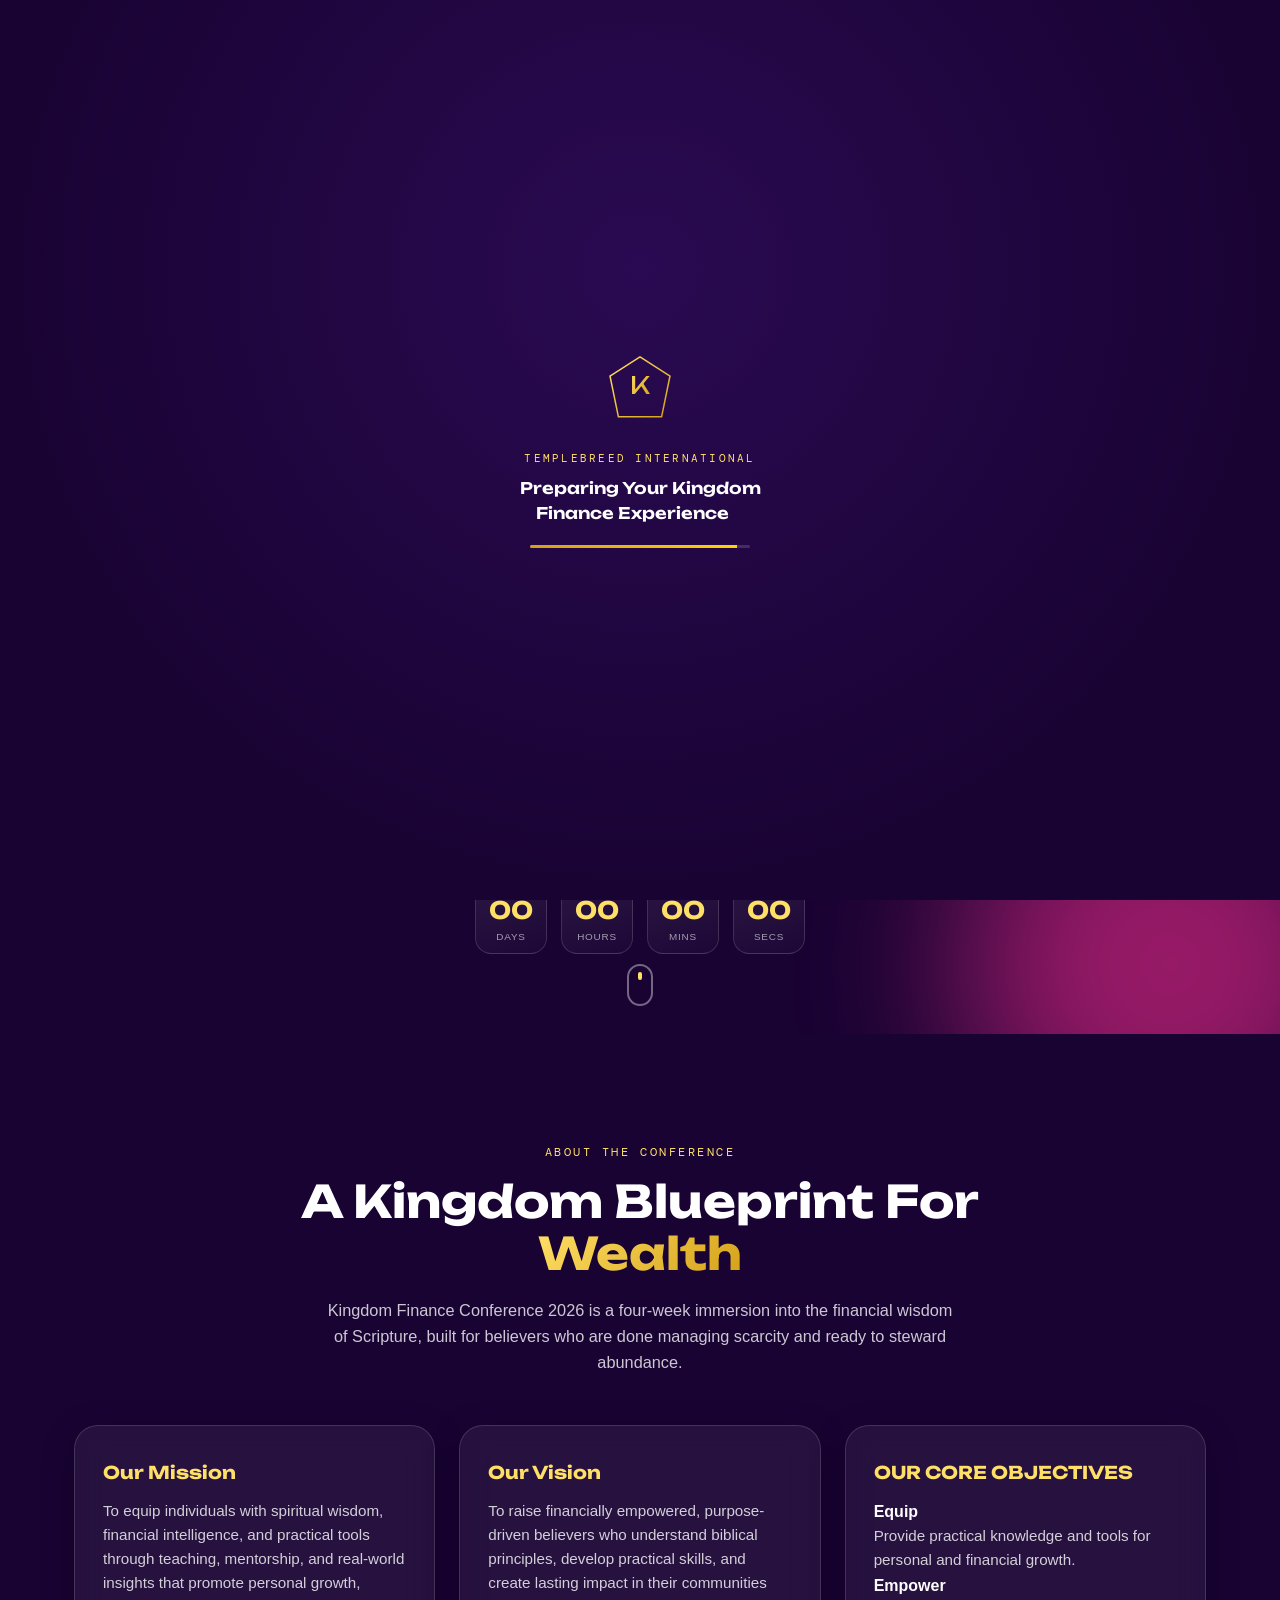
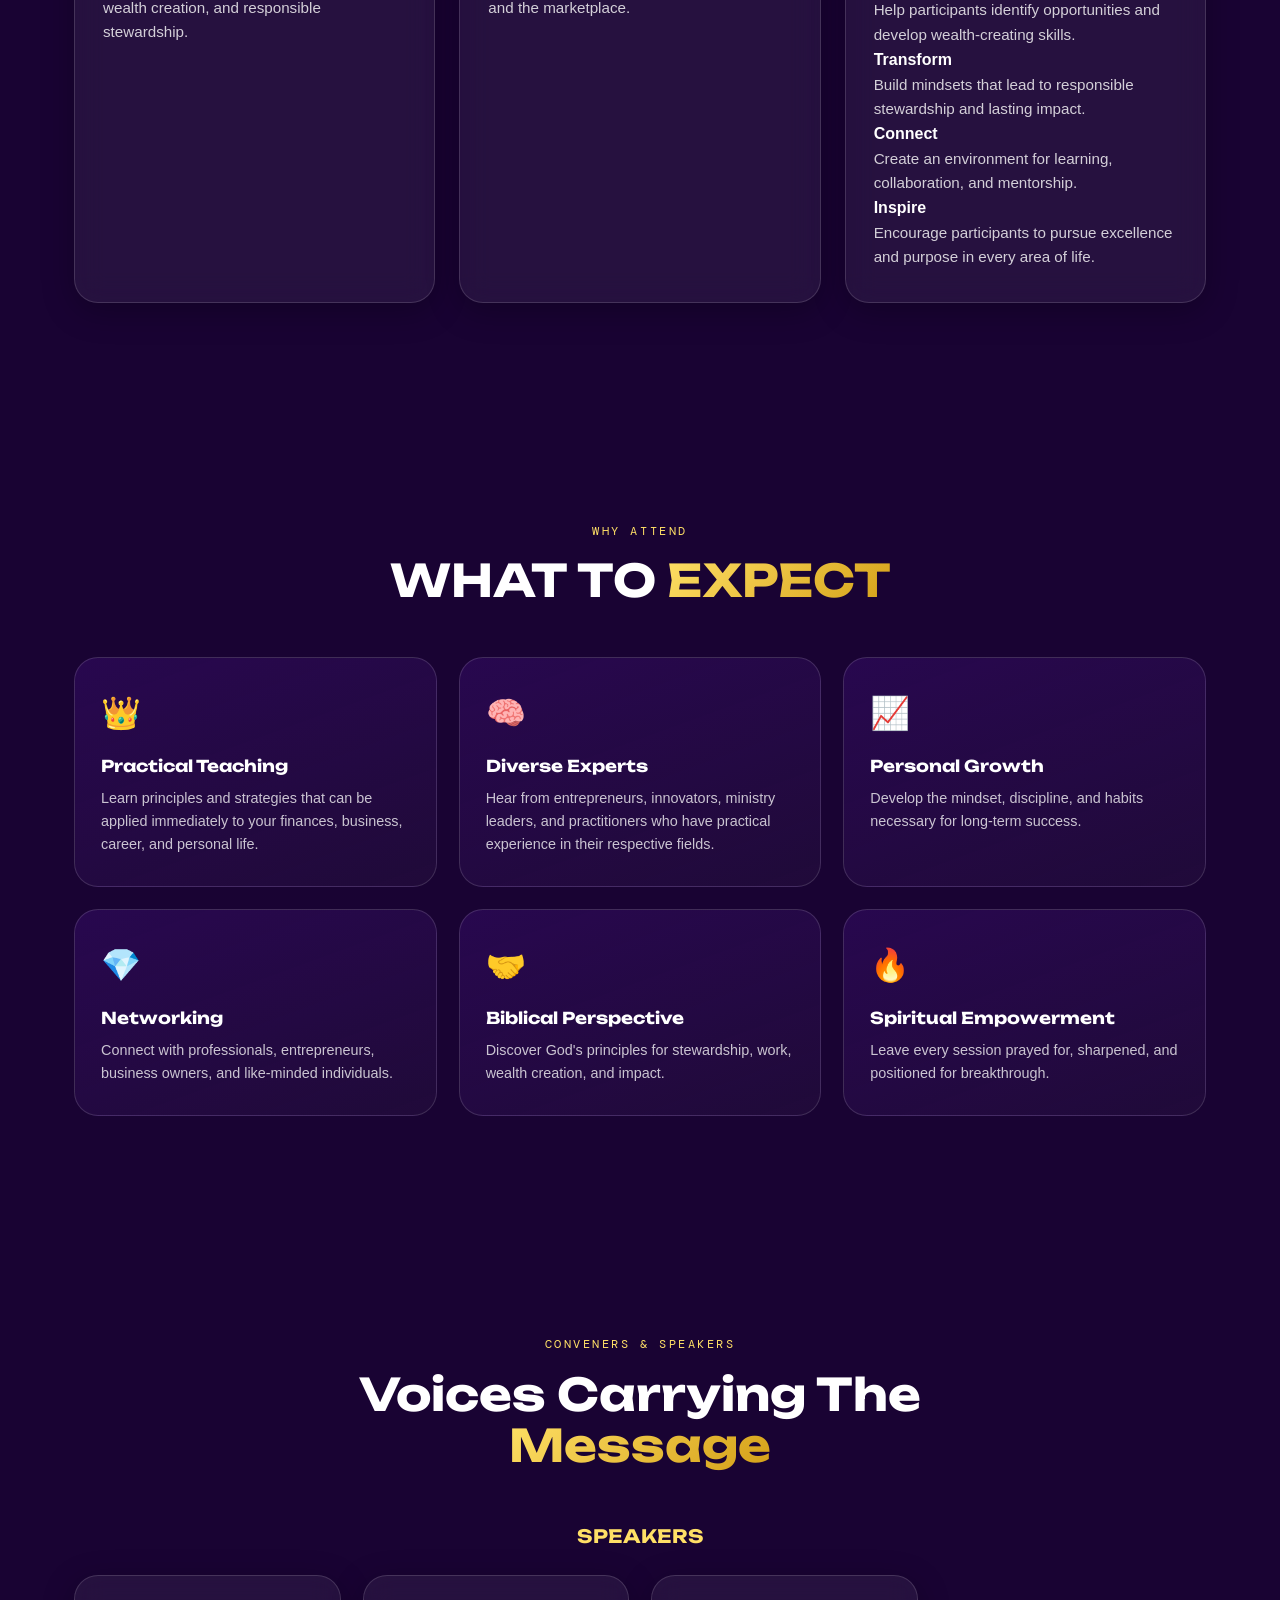
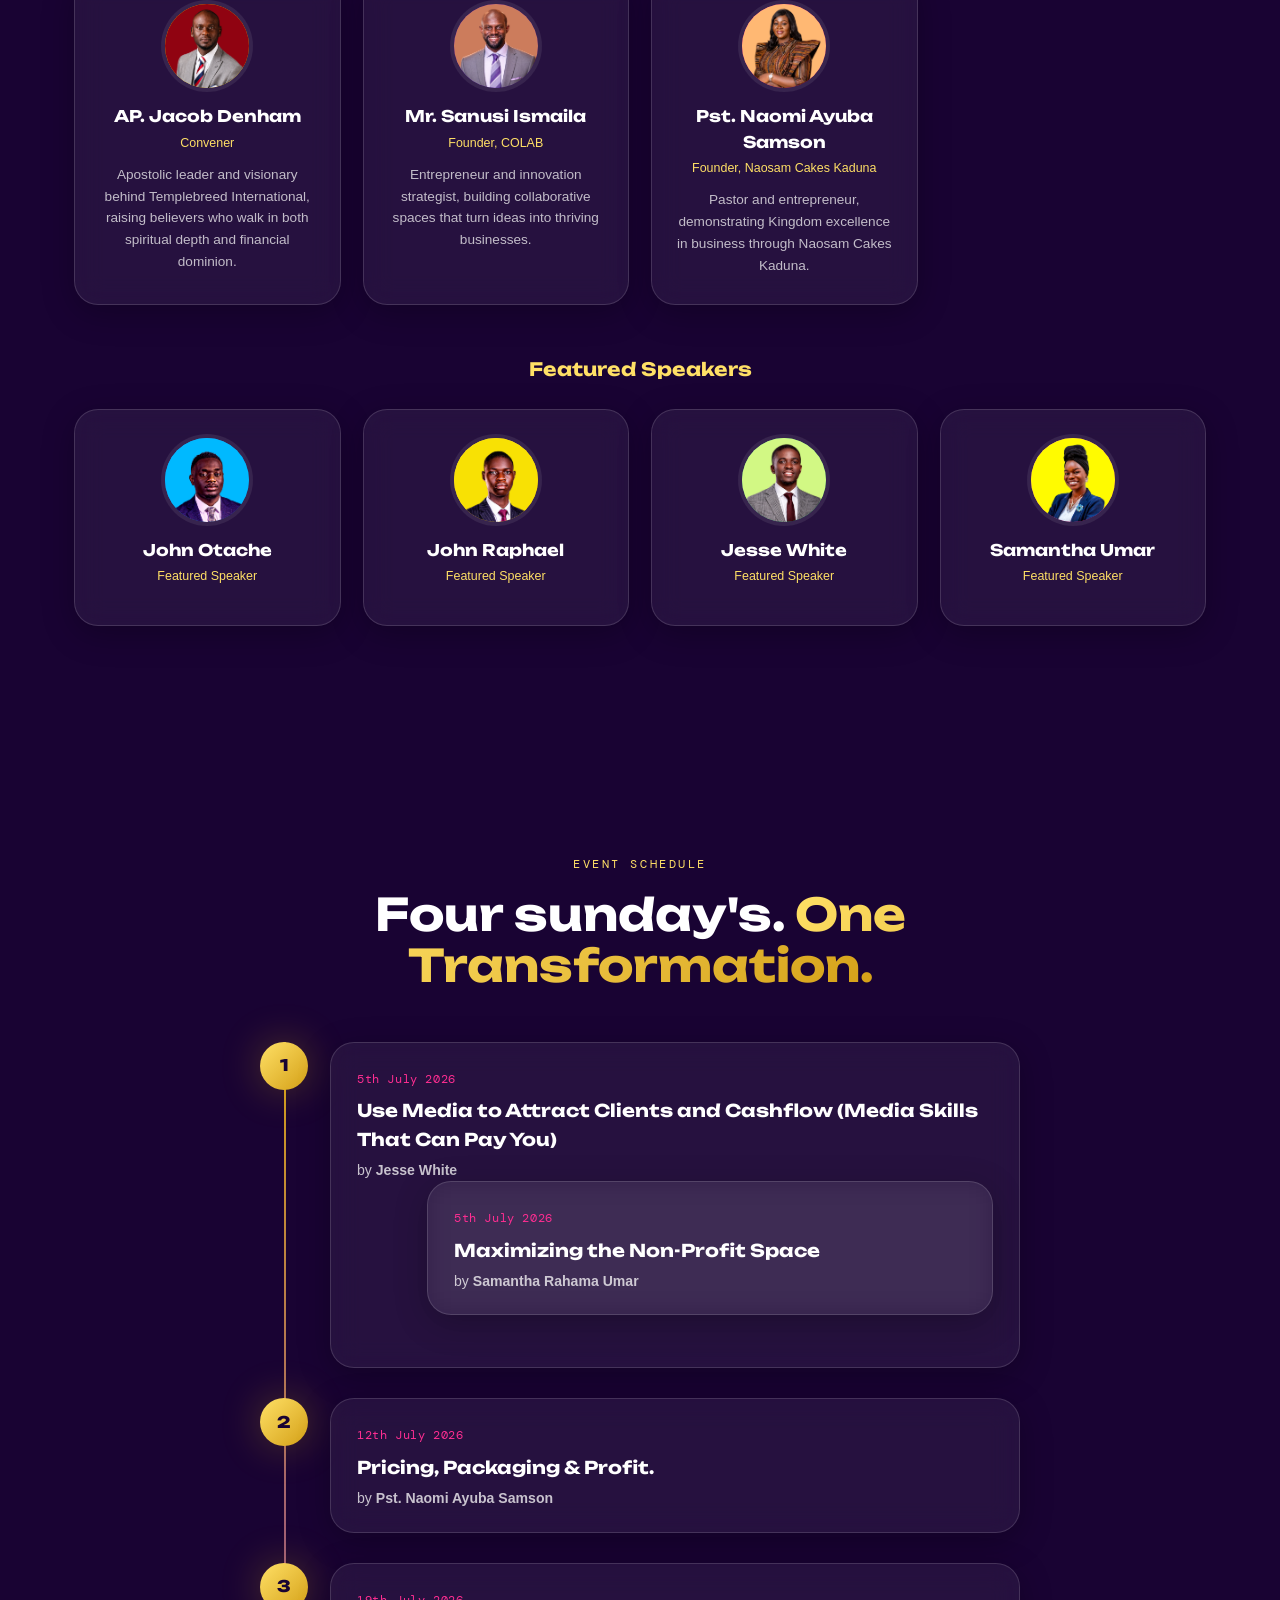
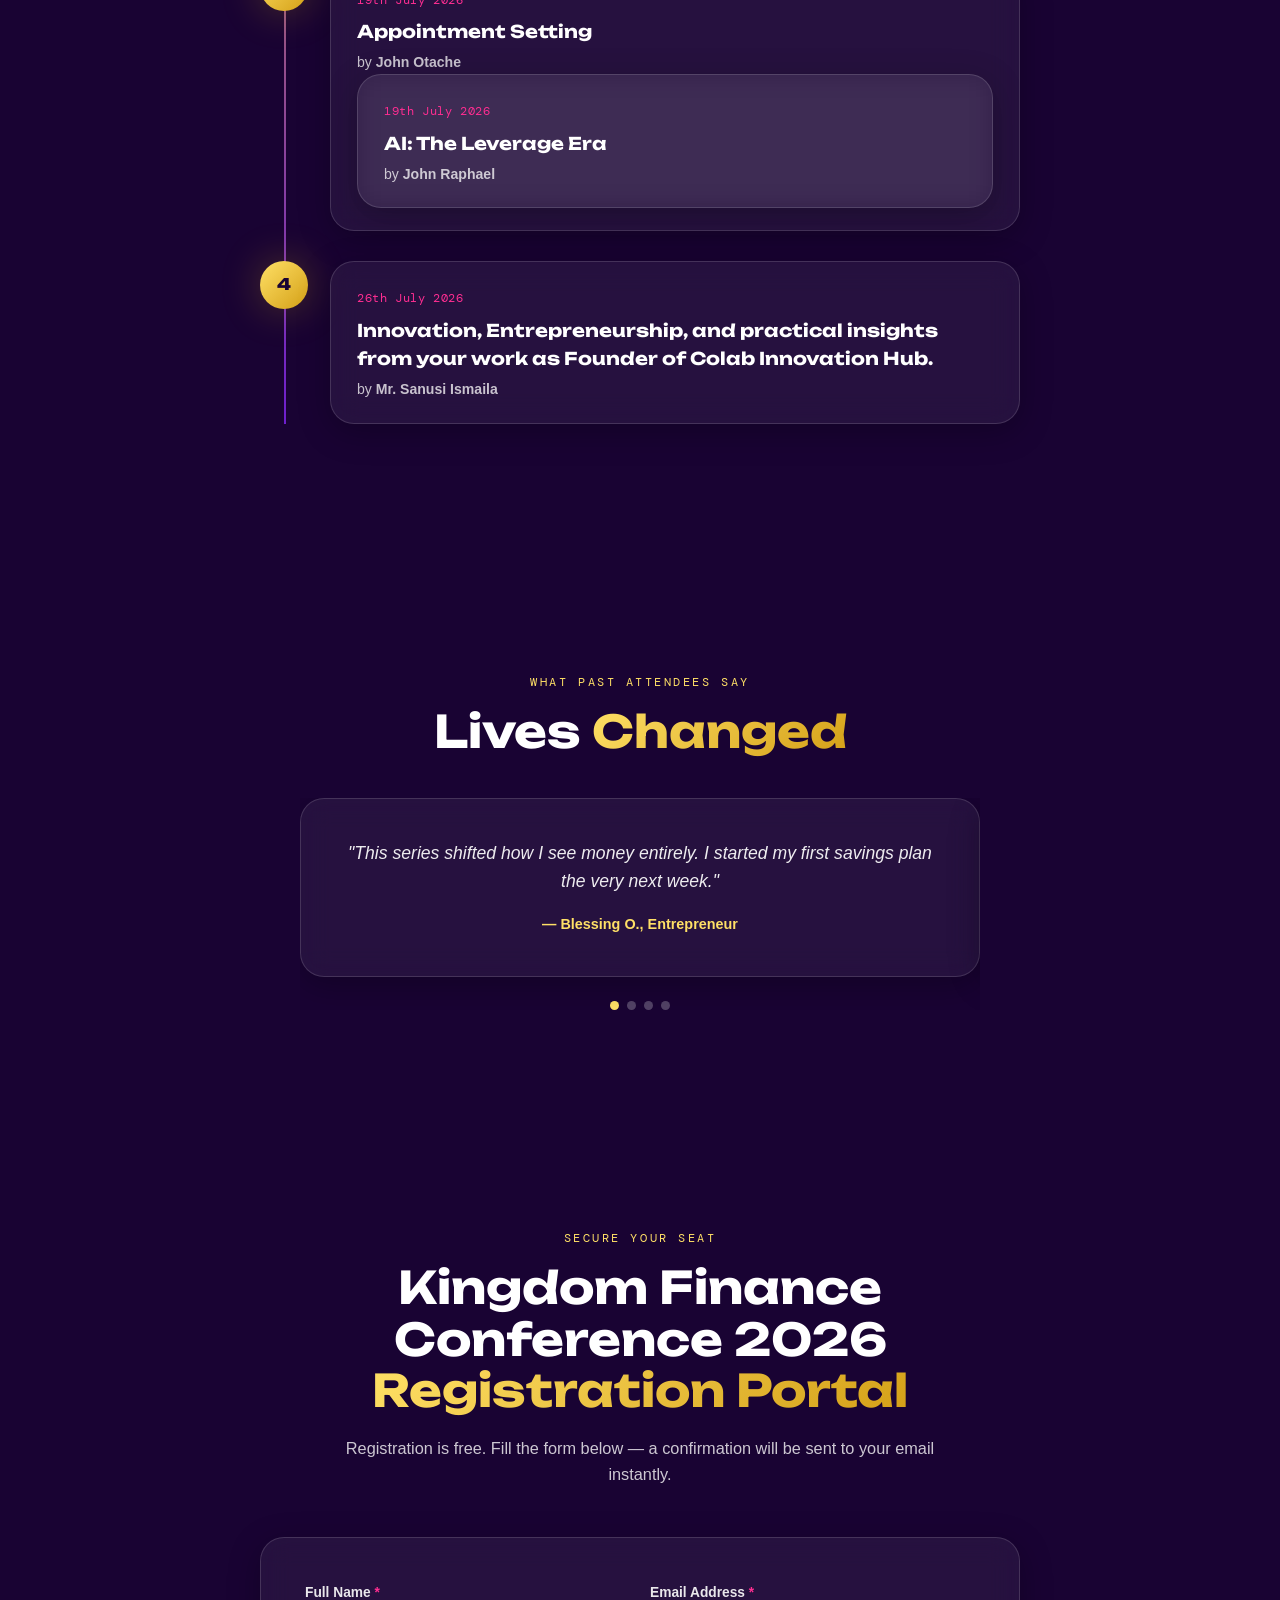
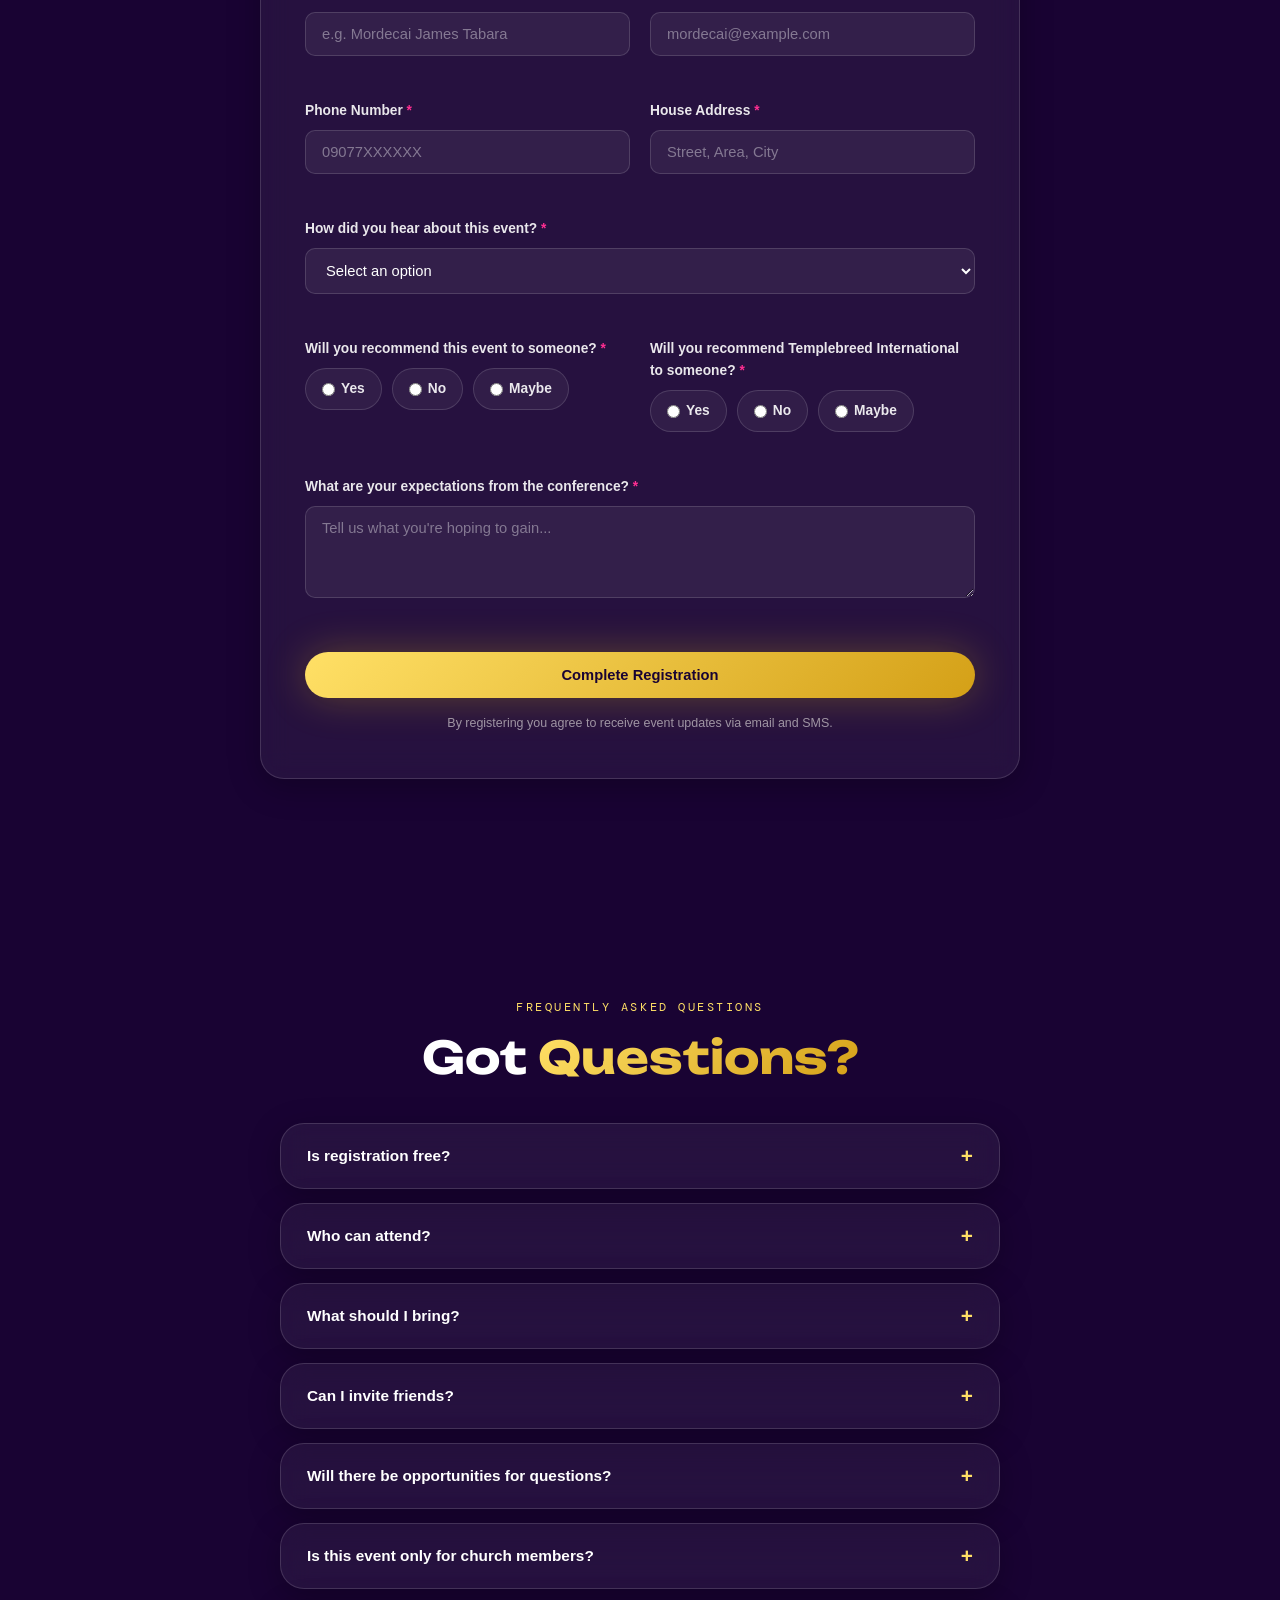
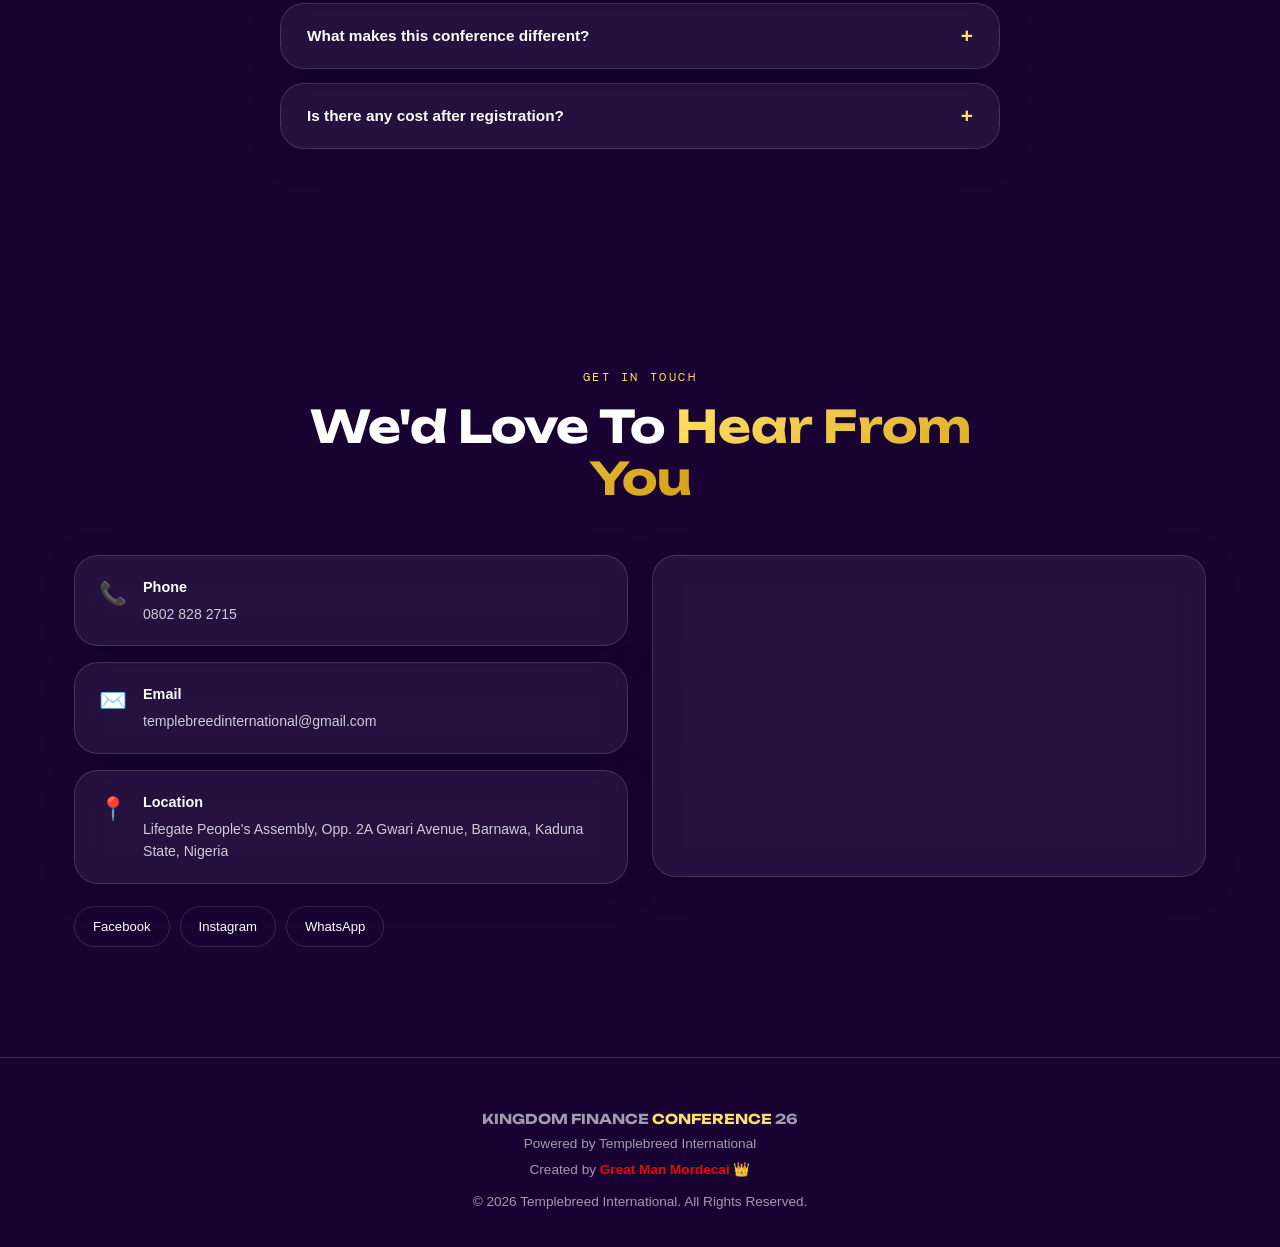
<file: index.html>
<!DOCTYPE html>
<html lang="en">
<head>
<meta charset="UTF-8">
<meta name="viewport" content="width=device-width, initial-scale=1.0">
<title>Kingdom Finance Series 2026 | Templebreed International</title>
<meta name="description" content="Kingdom Finance Series 2026 — Empowering Believers To Build Wealth God's Way. 5th, 12th, 19th & 26th July 2026, 4PM WAT, Lifegate People's Assembly, Barnawa, Kaduna. Register free.">
<meta name="keywords" content="Kingdom Finance Series, Templebreed International, Kaduna conference, Christian finance conference 2026">
<meta name="author" content="Templebreed International">

<!-- Open Graph -->
<meta property="og:type" content="website">
<meta property="og:title" content="Kingdom Finance Series 2026">
<meta property="og:description" content="Empowering Believers To Build Wealth God's Way. Four Fridays in July 2026, 4PM WAT, Lifegate People's Assembly, Barnawa, Kaduna.">
<meta property="og:image" content="assets/og-cover.jpg">
<meta property="og:url" content="https://kingdomfinanceseries.org/">
<meta name="twitter:card" content="summary_large_image">

<link rel="preconnect" href="https://fonts.googleapis.com">
<link rel="preconnect" href="https://fonts.gstatic.com" crossorigin>
<link href="https://fonts.googleapis.com/css2?family=Unbounded:wght@400;600;700;800;900&family=Inter:wght@400;500;600;700;800&family=DM+Mono:wght@400;500&display=swap" rel="stylesheet">

<link rel="icon" href="data:image/svg+xml,<svg xmlns=%22http://www.w3.org/2000/svg%22 viewBox=%220 0 100 100%22><text y=%22.9em%22 font-size=%2290%22>👑</text></svg>">
<link rel="stylesheet" href="style.css">
</head>
<body>

<!-- ============ LOADING SCREEN ============ -->
<div id="loader" aria-hidden="true">
  <div class="loader-inner">
    <div class="loader-crest">
      <svg viewBox="0 0 120 120" width="72" height="72">
        <polygon points="60,8 110,40 96,108 24,108 10,40" fill="none" stroke="url(#goldGrad)" stroke-width="2.5"/>
        <text x="60" y="70" text-anchor="middle" font-family="Unbounded" font-size="40" fill="url(#goldGrad)">K</text>
        <defs>
          <linearGradient id="goldGrad" x1="0" y1="0" x2="1" y2="1">
            <stop offset="0%" stop-color="#FFE066"/>
            <stop offset="100%" stop-color="#D4A017"/>
          </linearGradient>
        </defs>
      </svg>
    </div>
    <p class="loader-eyebrow">TEMPLEBREED INTERNATIONAL</p>
    <p class="loader-text" id="loaderText">Preparing Your Kingdom Finance Experience<span class="dots"><span>.</span><span>.</span><span>.</span></span></p>
    <div class="loader-bar"><div class="loader-bar-fill" id="loaderFill"></div></div>
  </div>
</div>

<!-- ============ PARTICLE CANVAS BACKGROUND ============ -->
<canvas id="particleCanvas" aria-hidden="true"></canvas>

<!-- ============ NAVIGATION ============ -->
<header class="site-header" id="siteHeader">
  <nav class="navbar" aria-label="Primary">
    <a href="#home" class="brand">
      <span class="brand-mark">KFC</span>
      <span class="brand-text">KINGDOM&nbsp;FINANCE&nbsp;<em>CONFERENCE</em></span>
    </a>
    <ul class="nav-links" id="navLinks">
      <li><a href="#home" class="nav-link active-link">Home</a></li>
      <li><a href="#about" class="nav-link">About</a></li>
      <li><a href="#speakers" class="nav-link">Speakers</a></li>
      <li><a href="#schedule" class="nav-link">Schedule</a></li>
      <li><a href="#register" class="nav-link nav-cta">Register</a></li>
      <li><a href="#faq" class="nav-link">FAQ</a></li>
      <li><a href="#contact" class="nav-link">Contact</a></li>
    </ul>
    <button class="hamburger" id="hamburger" aria-label="Open menu" aria-expanded="false" aria-controls="navLinks">
      <span></span><span></span><span></span>
    </button>
  </nav>
</header>

<main id="home">

  <!-- ============ HERO ============ -->
  <section class="hero" id="hero">
    <div class="hero-bg">
      <div class="hero-glow glow-1"></div>
      <div class="hero-glow glow-2"></div>
      <div class="hero-glow glow-3"></div>
      <div class="hero-grid"></div>
    </div>

    <div class="hero-content">
      <p class="hero-eyebrow">TEMPLEBREED INTERNATIONAL PRESENTS</p>
      <h1 class="hero-title">
        <span class="line">KINGDOM</span>
        <span class="line gold-text">FINANCE</span>
        <span class="line series-line">CONFERENCE <em class="year-tag">26</em></span>
      </h1>
      <p class="hero-subtitle">Empowering Believers To Build Wealth God's Way</p>

      <div class="hero-meta">
        <div class="meta-pill">
          <span class="meta-label">DATES</span>
          <span class="meta-value">5 · 12 · 19 · 26 JULY</span>
        </div>
        <div class="meta-pill">
          <span class="meta-label">TIME</span>
          <span class="meta-value">4:00 PM WAT</span>
        </div>
        <div class="meta-pill">
          <span class="meta-label">VENUE</span>
          <span class="meta-value">Lifegate People's Assembly, Barnawa</span>
        </div>
      </div>

      <div class="hero-cta-row">
        <a href="#register" class="btn btn-primary">Register Now</a>
        <a href="#schedule" class="btn btn-ghost">View Schedule</a>
      </div>

      <div class="countdown" id="countdown" aria-label="Countdown to next session">
        <p class="countdown-label">Next Session Begins In</p>
        <div class="countdown-grid">
          <div class="countdown-cell"><span id="cdDays">00</span><small>Days</small></div>
          <div class="countdown-cell"><span id="cdHours">00</span><small>Hours</small></div>
          <div class="countdown-cell"><span id="cdMins">00</span><small>Mins</small></div>
          <div class="countdown-cell"><span id="cdSecs">00</span><small>Secs</small></div>
        </div>
      </div>
    </div>

    <a href="#about" class="scroll-cue" aria-label="Scroll to learn more"><span></span></a>
  </section>

  <!-- ============ ABOUT ============ -->
  <section class="section about" id="about">
    <div class="container">
      <p class="section-eyebrow">ABOUT THE CONFERENCE</p>
      <h2 class="section-title">A Kingdom Blueprint For <span class="gold-text">Wealth</span></h2>
      <p class="section-lead">Kingdom Finance Conference 2026 is a four-week immersion into the financial wisdom of Scripture, built for believers who are done managing scarcity and ready to steward abundance.</p>

      <div class="about-grid">
        <div class="about-card glass-card">
          <h3>Our Mission</h3>
          <p>To equip individuals with spiritual wisdom, financial intelligence, and practical tools through teaching, mentorship, and real-world insights that promote personal growth, wealth creation, and responsible stewardship.</p>
        </div>
        <div class="about-card glass-card">
          <h3>Our Vision</h3>
          <p>To raise financially empowered, purpose-driven believers who understand biblical principles, develop practical skills, and create lasting impact in their communities and the marketplace.</p>
        </div>
        <div class="about-card glass-card">
          <h3>OUR CORE OBJECTIVES</h3>
          <p>
            <h4> Equip</h4>
           <p>Provide practical knowledge and tools for personal and financial growth.
              </p>

              <p><h4>Empower</h4> 
                 <p> Help participants identify opportunities and develop wealth-creating skills.</p></p>

              <p><h4>Transform</h4> 
                 <p> Build mindsets that lead to responsible stewardship and lasting impact.</p></p>

                <p><h4>Connect </h4>
              <p>Create an environment for learning, collaboration, and mentorship.</p>
              </p>

              <p><h4>Inspire</h4>
              <p>Encourage participants to pursue excellence and purpose in every area of life.</p>
              </p> </p>
        </div>
      </div>
    </div>
  </section>

  <!-- ============ WHY ATTEND ============ -->
  <section class="section why-attend" id="why">
    <div class="container">
      <p class="section-eyebrow">WHY ATTEND</p>
      <h2 class="section-title">WHAT TO <span class="gold-text">EXPECT</span></h2>

      <div class="why-grid">
        <article class="why-card reveal">
          <div class="why-icon">👑</div>
          <h3>Practical Teaching</h3>
          <p>Learn principles and strategies that can be applied immediately to your finances, business, career, and personal life.</p>
        </article>
        <article class="why-card reveal">
          <div class="why-icon">🧠</div>
          <h3>Diverse Experts</h3>
          <p>Hear from entrepreneurs, innovators, ministry leaders, and practitioners who have practical experience in their respective fields.</p>
        </article>
        <article class="why-card reveal">
          <div class="why-icon">📈</div>
          <h3>Personal Growth</h3>
          <p>Develop the mindset, discipline, and habits necessary for long-term success.</p>
        </article>
        <article class="why-card reveal">
          <div class="why-icon">💎</div>
          <h3>Networking</h3>
          <p>Connect with professionals, entrepreneurs, business owners, and like-minded individuals.</p>
        </article>
        <article class="why-card reveal">
          <div class="why-icon">🤝</div>
          <h3>Biblical Perspective</h3>
          <p>Discover God's principles for stewardship, work, wealth creation, and impact.</p>
        </article>
        <article class="why-card reveal">
          <div class="why-icon">🔥</div>
          <h3>Spiritual Empowerment</h3>
          <p>Leave every session prayed for, sharpened, and positioned for breakthrough.</p>
        </article>
      </div>
    </div>
  </section>

  <!-- ============ SPEAKERS ============ -->
  <section class="section speakers" id="speakers">
    <div class="container">
      <p class="section-eyebrow">CONVENERS & SPEAKERS</p>
      <h2 class="section-title">Voices Carrying The <span class="gold-text">Message</span></h2>

      <h3 class="sub-heading">SPEAKERS</h3>
      <div class="speaker-grid">
        <article class="speaker-card glass-card">
          <div class="speaker-photo speaker-photo--ap">
            <img src="APST.png" alt="AP. Jacob Denham" loading="lazy" onload="this.classList.add('loaded')" onerror="this.remove()">
            <span class="speaker-initials">AP</span>
          </div>
          <h4>AP. Jacob Denham</h4>
          <p class="speaker-title">Convener</p>
          <p class="speaker-bio">Apostolic leader and visionary behind Templebreed International, raising believers who walk in both spiritual depth and financial dominion.</p>
        </article>
        <article class="speaker-card glass-card">
          <div class="speaker-photo speaker-photo--si">
            <img src="SANUSI.png" alt="Mr. Sanusi Ismaila" loading="lazy" onload="this.classList.add('loaded')" onerror="this.remove()">
            <span class="speaker-initials">SI</span>
          </div>
          <h4>Mr. Sanusi Ismaila</h4>
          <p class="speaker-title">Founder, COLAB</p>
          <p class="speaker-bio">Entrepreneur and innovation strategist, building collaborative spaces that turn ideas into thriving businesses.</p>
        </article>
        <article class="speaker-card glass-card">
          <div class="speaker-photo speaker-photo--ns">
            <img src="NAOMI.png" alt="Pst. Naomi Ayuba Samson" loading="lazy" onload="this.classList.add('loaded')" onerror="this.remove()">
            <span class="speaker-initials">NS</span>
          </div>
          <h4>Pst. Naomi Ayuba Samson</h4>
          <p class="speaker-title">Founder, Naosam Cakes Kaduna</p>
          <p class="speaker-bio">Pastor and entrepreneur, demonstrating Kingdom excellence in business through Naosam Cakes Kaduna.</p>
        </article>
      </div>

      <h3 class="sub-heading">Featured Speakers</h3>
      <div class="speaker-grid">
        <article class="speaker-card glass-card">
          <div class="speaker-photo speaker-photo--jo">
            <img src="OTACHE I.png" alt="John Otache" loading="lazy" onload="this.classList.add('loaded')" onerror="this.remove()">
            <span class="speaker-initials">JO</span>
          </div>
          <h4>John Otache</h4>
          <p class="speaker-title">Featured Speaker</p>
        </article>
        <article class="speaker-card glass-card">
          <div class="speaker-photo speaker-photo--jr">
            <img src="RALPH.png" alt="John Raphael" loading="lazy" onload="this.classList.add('loaded')" onerror="this.remove()">
            <span class="speaker-initials">JR</span>
          </div>
          <h4>John Raphael</h4>
          <p class="speaker-title">Featured Speaker</p>
        </article>
        <article class="speaker-card glass-card">
          <div class="speaker-photo speaker-photo--jw">
            <img src="JESSE.png" alt="Jesse White" loading="lazy" onload="this.classList.add('loaded')" onerror="this.remove()">
            <span class="speaker-initials">JW</span>
          </div>
          <h4>Jesse White</h4>
          <p class="speaker-title">Featured Speaker</p>
        </article>
        <article class="speaker-card glass-card">
          <div class="speaker-photo speaker-photo--su">
            <img src="SAMMY.png" alt="Samantha Umar" loading="lazy" onload="this.classList.add('loaded')" onerror="this.remove()">
            <span class="speaker-initials">SU</span>
          </div>
          <h4>Samantha Umar</h4>
          <p class="speaker-title">Featured Speaker</p>
          
        </article>
      </div>
    </div>
  </section>

  <!-- ============ SCHEDULE ============ -->
  <section class="section schedule" id="schedule">
    <div class="container">
      <p class="section-eyebrow">EVENT SCHEDULE</p>
      <h2 class="section-title">Four sunday's. <span class="gold-text">One Transformation.</span></h2>

      <div class="timeline">
        <div class="timeline-line"></div>
        <div class="timeline-item reveal">
          <div class="timeline-dot">1</div>
          <div class="timeline-card glass-card">
            <span class="timeline-date">5th July 2026</span>
            <h4>Use Media to Attract Clients and Cashflow (Media Skills That Can Pay You)  </h4>
            <p>by <strong>Jesse White</strong> </p>
            <div class="timeline-item reveal">
          <div class="timeline-card glass-card">
            <span class="timeline-date">5th July 2026</span>
            <h4>Maximizing the Non-Profit Space </h4>
            <p>by <strong>Samantha Rahama Umar </strong></p>
          </div>
        </div>

          </div>
        </div>
        <div class="timeline-item reveal">
          <div class="timeline-dot">2</div>
          <div class="timeline-card glass-card">
            <span class="timeline-date">12th July 2026</span>
            <h4>Pricing, Packaging & Profit.</h4>
            <p>by <strong>Pst. Naomi Ayuba Samson </strong> </p>
          </div>
        </div>
        <div class="timeline-item reveal">
          <div class="timeline-dot">3</div>
          <div class="timeline-card glass-card">
            <span class="timeline-date">19th July 2026</span>
            <h4>Appointment Setting</h4>
            <p>by <strong>John Otache </strong> </p>
             <div class="timeline-card glass-card">
            <span class="timeline-date">19th July 2026</span>
            <h4>AI: The Leverage Era</h4>
            <p>by <strong>John Raphael</strong></p>
          </div>
          </div>

        </div>
        <div class="timeline-item reveal">
          <div class="timeline-dot">4</div>
          <div class="timeline-card glass-card">
            <span class="timeline-date">26th July 2026</span>
            <h4>Innovation, Entrepreneurship, and practical insights from your work as Founder of Colab Innovation Hub.</h4>
            <p>by <strong>Mr. Sanusi Ismaila  </strong> </p>
          </div>
        </div>
      </div>
    </div>
  </section>

  <!-- ============ TESTIMONIALS ============ -->
  <section class="section testimonials" id="testimonials">
    <div class="container">
      <p class="section-eyebrow">WHAT PAST ATTENDEES SAY</p>
      <h2 class="section-title">Lives <span class="gold-text">Changed</span></h2>

      <div class="testimonial-carousel">
        <div class="testimonial-track" id="testimonialTrack">
          <article class="testimonial-card glass-card">
            <p class="testimonial-quote">"This series shifted how I see money entirely. I started my first savings plan the very next week."</p>
            <p class="testimonial-name">— Blessing O., Entrepreneur</p>
          </article>
          <article class="testimonial-card glass-card">
            <p class="testimonial-quote">"I came skeptical about a 'finance conference' in church, but left with a full business plan and renewed faith."</p>
            <p class="testimonial-name">— Daniel K., Business Owner</p>
          </article>
          <article class="testimonial-card glass-card">
            <p class="testimonial-quote">"The teaching on Kingdom stewardship was practical, biblical, and honestly life-changing."</p>
            <p class="testimonial-name">— Esther M., Civil Servant</p>
          </article>
          <article class="testimonial-card glass-card">
            <p class="testimonial-quote">"Networking alone was worth it — I met two people I now do business with."</p>
            <p class="testimonial-name">— Ibrahim S., Tech Founder</p>
          </article>
        </div>
        <div class="testimonial-dots" id="testimonialDots"></div>
      </div>
    </div>
  </section>

  <!-- ============ REGISTRATION ============ -->
  <section class="section register" id="register">
    <div class="container">
      <p class="section-eyebrow">SECURE YOUR SEAT</p>
      <h2 class="section-title">Kingdom Finance Conference 2026 <span class="gold-text">Registration Portal</span></h2>
      <p class="section-lead">Registration is free. Fill the form below — a confirmation will be sent to your email instantly.</p>

      <div class="register-wrap glass-card">
        <form id="registrationForm" novalidate>

          <div class="form-row">
            <div class="form-group">
              <label for="fullName">Full Name <span class="req">*</span></label>
              <input type="text" id="fullName" name="fullName" placeholder="e.g. Mordecai James Tabara" required>
              <span class="error-msg" id="err-fullName"></span>
            </div>
            <div class="form-group">
              <label for="email">Email Address <span class="req">*</span></label>
              <input type="email" id="email" name="email" placeholder="mordecai@example.com" required>
              <span class="error-msg" id="err-email"></span>
            </div>
          </div>

          <div class="form-row">
            <div class="form-group">
              <label for="phone">Phone Number <span class="req">*</span></label>
              <input type="tel" id="phone" name="phone" placeholder="09077XXXXXX" required>
              <span class="error-msg" id="err-phone"></span>
            </div>
            <div class="form-group">
              <label for="address">House Address <span class="req">*</span></label>
              <input type="text" id="address" name="address" placeholder="Street, Area, City" required>
              <span class="error-msg" id="err-address"></span>
            </div>
          </div>

          <div class="form-group">
            <label for="hearAbout">How did you hear about this event? <span class="req">*</span></label>
            <select id="hearAbout" name="hearAbout" required>
              <option value="" disabled selected>Select an option</option>
              <option>Church Announcement</option>
              <option>Social Media</option>
              <option>Friend or Family</option>
              <option>Flyer / Poster</option>
              <option>Templebreed International Website</option>
              <option>Other</option>
            </select>
            <span class="error-msg" id="err-hearAbout"></span>
          </div>

          <div class="form-row">
            <div class="form-group">
              <label>Will you recommend this event to someone? <span class="req">*</span></label>
              <div class="radio-group">
                <label class="radio-pill"><input type="radio" name="recommendEvent" value="Yes" required> Yes</label>
                <label class="radio-pill"><input type="radio" name="recommendEvent" value="No"> No</label>
                <label class="radio-pill"><input type="radio" name="recommendEvent" value="Maybe"> Maybe</label>
              </div>
              <span class="error-msg" id="err-recommendEvent"></span>
            </div>
            <div class="form-group">
              <label>Will you recommend Templebreed International to someone? <span class="req">*</span></label>
              <div class="radio-group">
                <label class="radio-pill"><input type="radio" name="recommendChurch" value="Yes" required> Yes</label>
                <label class="radio-pill"><input type="radio" name="recommendChurch" value="No"> No</label>
                <label class="radio-pill"><input type="radio" name="recommendChurch" value="Maybe"> Maybe</label>
              </div>
              <span class="error-msg" id="err-recommendChurch"></span>
            </div>
          </div>

          <div class="form-group">
            <label for="expectations">What are your expectations from the conference? <span class="req">*</span></label>
            <textarea id="expectations" name="expectations" rows="4" placeholder="Tell us what you're hoping to gain..." required></textarea>
            <span class="error-msg" id="err-expectations"></span>
          </div>

          <p class="form-banner" id="formBanner" role="alert" style="display:none;"></p>

          <button type="submit" class="btn btn-primary btn-submit" id="submitBtn">
            <span class="btn-text">Complete Registration</span>
            <span class="btn-spinner" aria-hidden="true"></span>
          </button>

          <p class="form-note">By registering you agree to receive event updates via email and SMS.</p>
        </form>
      </div>
    </div>
  </section>

  <!-- ============ FAQ ============ -->
  <section class="section faq" id="faq">
    <div class="container">
      <p class="section-eyebrow">FREQUENTLY ASKED QUESTIONS</p>
      <h2 class="section-title">Got <span class="gold-text">Questions?</span></h2>

      <div class="faq-list">
        <div class="faq-item glass-card">
          <button class="faq-question" aria-expanded="false">Is registration free?<span class="faq-toggle">+</span></button>
          <div class="faq-answer"><p>Yes. Attendance is completely free. However, registration is encouraged to help us plan adequately and communicate important updates.</p></div>
        </div>
        <div class="faq-item glass-card">
          <button class="faq-question" aria-expanded="false">Who can attend?<span class="faq-toggle">+</span></button>
          <div class="faq-answer"><p>This event is open to students, young professionals, entrepreneurs, business owners, ministry leaders, and anyone interested in personal growth, financial literacy, and wealth creation.</p></div>
        </div>
        <div class="faq-item glass-card">
          <button class="faq-question" aria-expanded="false">What should I bring?<span class="faq-toggle">+</span></button>
          <div class="faq-answer"><p>Bring a notebook, writing materials, and an open mind. You may also bring your phone or tablet to access digital resources and take notes during the sessions.</p></div>
        </div>

        <div class="faq-item glass-card">
          <button class="faq-question" aria-expanded="false">Can I invite friends?<span class="faq-toggle">+</span></button>
          <div class="faq-answer"><p>Absolutely. We encourage you to invite friends, family members, colleagues, and anyone who desires growth in their finances and personal development.</p></div>
        </div>
         <div class="faq-item glass-card">
          <button class="faq-question" aria-expanded="false">Will there be opportunities for questions?<span class="faq-toggle">+</span></button>
          <div class="faq-answer"><p>Yes. Selected sessions will include Q&A segments where participants can interact directly with speakers.</p></div>
        </div>

         <div class="faq-item glass-card">
          <button class="faq-question" aria-expanded="false">Is this event only for church members?<span class="faq-toggle">+</span></button>
          <div class="faq-answer"><p>No. The conference is open to everyone regardless of background, denomination, profession, or experience level.</p></div>
        </div>
         <div class="faq-item glass-card">
          <button class="faq-question" aria-expanded="false">What makes this conference different?<span class="faq-toggle">+</span></button>
          <div class="faq-answer"><p>This conference combines biblical wisdom with practical knowledge from experienced professionals and entrepreneurs, helping participants grow spiritually, personally, and financially.</p></div>
        </div>
        <div class="faq-item glass-card">
          <button class="faq-question" aria-expanded="false">Is there any cost after registration?<span class="faq-toggle">+</span></button>
          <div class="faq-answer"><p>No. Registration and attendance are free. Participants are free to give offerings or support the vision voluntarily, but there are no mandatory fees.</p></div>
        </div>
        
      </div>
    </div>
  </section>

  <!-- ============ CONTACT ============ -->
  <section class="section contact" id="contact">
    <div class="container">
      <p class="section-eyebrow">GET IN TOUCH</p>
      <h2 class="section-title">We'd Love To <span class="gold-text">Hear From You</span></h2>

      <div class="contact-grid">
        <div class="contact-info">
          <div class="contact-row glass-card">
            <span class="contact-icon">📞</span>
            <div><strong>Phone</strong><p><a href="tel:08028282715">0802 828 2715</a></p></div>
          </div>
          <div class="contact-row glass-card">
            <span class="contact-icon">✉️</span>
            <div><strong>Email</strong><p><a href="mailto:info@templebreed.org">templebreedinternational@gmail.com</a></p></div>
          </div>
          <div class="contact-row glass-card">
            <span class="contact-icon">📍</span>
            <div><strong>Location</strong><p>Lifegate People's Assembly, Opp. 2A Gwari Avenue, Barnawa, Kaduna State, Nigeria</p></div>
          </div>
          <div class="social-row">
            <a href="#" class="social-pill" aria-label="Facebook">Facebook</a>
            <a href="#" class="social-pill" aria-label="Instagram">Instagram</a>
            <a href="https://wa.me/2349077673110" class="social-pill" aria-label="WhatsApp">WhatsApp</a>
          </div>
        </div>
        <div class="contact-map glass-card">
          <iframe title="Event location map" src="https://www.google.com/maps?q=Gwari%20Avenue%20Barnawa%20Kaduna&output=embed" width="100%" height="320" style="border:0;" loading="lazy" referrerpolicy="no-referrer-when-downgrade"></iframe>
        </div>
      </div>
    </div>
  </section>

</main>

<!-- ============ FOOTER ============ -->
<footer class="site-footer">
  <div class="container footer-inner">
    <p class="footer-brand">KINGDOM FINANCE <em>CONFERENCE</em> 26</p>
    <p>Powered by Templebreed International</p>
   <p>
  Created by <a href="https://mord-dev.vercel.app/" class="creator-link" target="_blank">Great Man Mordecai 👑</a>
</p>
    <p class="footer-copy">© 2026 Templebreed International. All Rights Reserved.</p>
  </div>
</footer>

<button id="backToTop" aria-label="Back to top">↑</button>

<script src="script.js"></script>
</body>
</html>
</file>
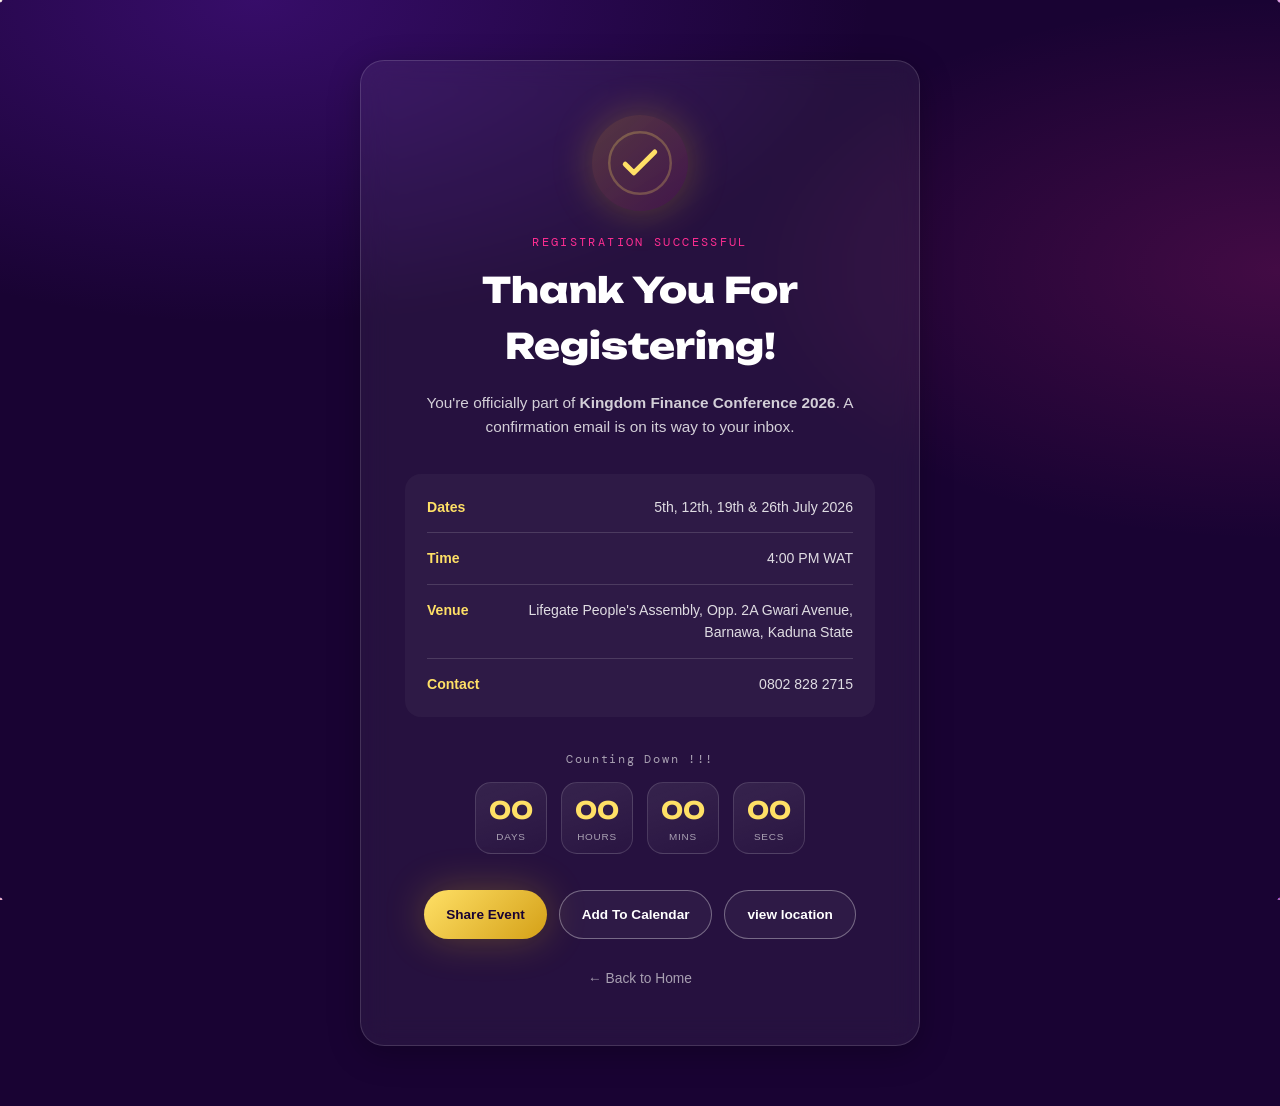
<file: thank-you.html>
<!DOCTYPE html>
<html lang="en">
<head>
<meta charset="UTF-8">
<meta name="viewport" content="width=device-width, initial-scale=1.0">
<title>Registration Successful | Kingdom Finance Conference 2026</title>
<meta name="description" content="You're registered for Kingdom Finance Series 2026. See you there!">
<meta name="robots" content="noindex">
<link rel="preconnect" href="https://fonts.googleapis.com">
<link href="https://fonts.googleapis.com/css2?family=Unbounded:wght@400;600;700;800;900&family=Inter:wght@400;500;600;700;800&family=DM+Mono:wght@400;500&display=swap" rel="stylesheet">
<link rel="stylesheet" href="style.css">
<link rel="stylesheet" href="thank-you.css">
</head>
<body>

<canvas id="particleCanvas" aria-hidden="true"></canvas>

<main class="ty-wrap">
  <div class="ty-card glass-card">
    <div class="ty-check" id="tyCheck">
      <svg viewBox="0 0 52 52" width="64" height="64">
        <circle cx="26" cy="26" r="25" fill="none" stroke="currentColor" stroke-width="2" opacity="0.25"/>
        <path id="checkPath" fill="none" stroke="currentColor" stroke-width="4" stroke-linecap="round" stroke-linejoin="round" d="M14 27l7 7 17-17"/>
      </svg>
    </div>

    <p class="ty-eyebrow">REGISTRATION SUCCESSFUL</p>
    <h1 class="ty-title">Thank You For Registering<span id="tyName"></span>!</h1>
    <p class="ty-sub">You're officially part of <strong>Kingdom Finance Conference 2026</strong>. A confirmation email is on its way to your inbox.</p>

    <div class="ty-details">
      <div class="ty-detail-row">
        <span class="ty-label">Dates</span>
        <span class="ty-value">5th, 12th, 19th &amp; 26th July 2026</span>
      </div>
      <div class="ty-detail-row">
        <span class="ty-label">Time</span>
        <span class="ty-value">4:00 PM WAT</span>
      </div>
      <div class="ty-detail-row">
        <span class="ty-label">Venue</span>
        <span class="ty-value">Lifegate People's Assembly, Opp. 2A Gwari Avenue, Barnawa, Kaduna State</span>
      </div>
      <div class="ty-detail-row">
        <span class="ty-label">Contact</span>
        <span class="ty-value">0802 828 2715</span>
      </div>
    </div>

    <div class="ty-countdown">
      <p class="countdown-label">Counting Down !!!</p>
      <div class="countdown-grid">
        <div class="countdown-cell"><span id="cdDays">00</span><small>Days</small></div>
        <div class="countdown-cell"><span id="cdHours">00</span><small>Hours</small></div>
        <div class="countdown-cell"><span id="cdMins">00</span><small>Mins</small></div>
        <div class="countdown-cell"><span id="cdSecs">00</span><small>Secs</small></div>
      </div>
    </div>

    <div class="ty-actions">
      <button class="btn btn-primary" id="shareBtn">Share Event</button>
      <button class="btn btn-ghost" id="calendarBtn">Add To Calendar</button>
      <a class="btn btn-ghost"  href="https://maps.app.goo.gl/851BtaCFP8yDZP8Z7" target="_blank">view location</a>
    </div>

    <a href="index.html" class="ty-back">← Back to Home</a>
  </div>
</main>

<script src="script.js"></script>
<script src="thank-you.js"></script>
</body>
</html>
</file>
<file: style.css>
/* ============================================================
   KINGDOM FINANCE SERIES 2026 — STYLE SYSTEM
   Templebreed International
   Palette: Deep Royal Purple, Electric Violet, Bright Gold,
            Neon Pink, White
   ============================================================ */

:root{
  --royal-purple: #2A0A52;
  --royal-purple-deep: #190333;
  --electric-violet: #6E1FCE;
  --electric-violet-2: #8A3FFC;
  --gold: #FFD400;
  --gold-soft: #FFE066;
  --gold-deep: #D4A017;
  --neon-pink: #FF2E92;
  --white: #FFFFFF;
  --ink: #15052B;
  --glass-bg: rgba(255,255,255,0.06);
  --glass-border: rgba(255,255,255,0.14);

  --font-display: 'Unbounded', sans-serif;
  --font-body: 'Inter', sans-serif;
  --font-mono: 'DM Mono', monospace;

  --radius-lg: 24px;
  --radius-md: 16px;
  --radius-sm: 10px;

  --shadow-glow-gold: 0 0 40px rgba(255,212,0,0.25);
  --shadow-glow-pink: 0 0 50px rgba(255,46,146,0.25);
  --ease: cubic-bezier(.16,1,.3,1);
}

*{ margin:0; padding:0; box-sizing:border-box; }

html{ scroll-behavior:smooth; }

body{
  font-family: var(--font-body);
  background: var(--royal-purple-deep);
  color: var(--white);
  overflow-x: hidden;
  line-height:1.6;
}

@media (prefers-reduced-motion: reduce){
  *{ animation-duration:.001ms !important; animation-iteration-count:1 !important; transition-duration:.001ms !important; scroll-behavior:auto !important; }
}

a{ color:inherit; text-decoration:none; }
ul{ list-style:none; }
img{ max-width:100%; display:block; }
button{ font-family:inherit; cursor:pointer; border:none; background:none; color:inherit; }
input, select, textarea{ font-family:inherit; }
:focus-visible{ outline:2px solid var(--gold); outline-offset:3px; }

.container{ max-width:1180px; margin:0 auto; padding:0 24px; }

/* ============ BACKGROUND PARTICLE CANVAS ============ */
#particleCanvas{
  position:fixed; inset:0; width:100%; height:100%;
  z-index:0; pointer-events:none;
  background:
    radial-gradient(ellipse 80% 60% at 20% 0%, rgba(110,31,206,0.35), transparent 60%),
    radial-gradient(ellipse 70% 50% at 100% 30%, rgba(255,46,146,0.18), transparent 60%),
    var(--royal-purple-deep);
}

main, .site-header, .site-footer{ position:relative; z-index:1; }

/* ============ LOADER ============ */
#loader{
  position:fixed; inset:0; z-index:9999;
  background: radial-gradient(ellipse at 50% 30%, var(--royal-purple) 0%, var(--royal-purple-deep) 70%);
  display:flex; align-items:center; justify-content:center;
  transition: opacity .8s var(--ease), visibility .8s var(--ease);
}
#loader.loaded{ opacity:0; visibility:hidden; }
.loader-inner{ text-align:center; }
.loader-crest{ margin-bottom:18px; animation: floaty 2.4s ease-in-out infinite; }
@keyframes floaty{ 0%,100%{ transform:translateY(0); } 50%{ transform:translateY(-8px); } }
.loader-eyebrow{ font-family:var(--font-mono); font-size:.7rem; letter-spacing:.2em; color:var(--gold-soft); margin-bottom:8px; }
.loader-text{ font-family:var(--font-display); font-size:1rem; font-weight:600; max-width:320px; margin:0 auto 18px; }
.dots span{ animation: blink 1.4s infinite; opacity:0; }
.dots span:nth-child(2){ animation-delay:.2s; }
.dots span:nth-child(3){ animation-delay:.4s; }
@keyframes blink{ 0%,100%{ opacity:0; } 50%{ opacity:1; } }
.loader-bar{ width:220px; height:3px; background:rgba(255,255,255,.15); border-radius:99px; margin:0 auto; overflow:hidden; }
.loader-bar-fill{ height:100%; width:0%; background:linear-gradient(90deg,var(--gold-deep),var(--gold)); transition: width .3s linear; }

/* ============ NAVIGATION ============ */
.site-header{
  position:fixed; top:0; left:0; right:0; z-index:500;
  transition: background .35s var(--ease), box-shadow .35s var(--ease), padding .35s var(--ease);
  padding:18px 0;
}
.site-header.scrolled{
  background: rgba(21,5,43,0.78);
  backdrop-filter: blur(16px);
  box-shadow: 0 4px 30px rgba(0,0,0,.35);
  padding:10px 0;
}
.navbar{
  max-width:1180px; margin:0 auto; padding:0 24px;
  display:flex; align-items:center; justify-content:space-between;
}
.brand{ display:flex; align-items:center; gap:10px; font-family:var(--font-display); }
.brand-mark{
  display:inline-flex; align-items:center; justify-content:center;
  width:38px; height:38px; border-radius:10px;
  background: linear-gradient(135deg, var(--gold-soft), var(--gold-deep));
  color: var(--royal-purple-deep); font-weight:800; font-size:.8rem;
}
.brand-text{ font-size:.78rem; font-weight:700; letter-spacing:.04em; }
.brand-text em{ font-style:normal; color:var(--gold-soft); }

.nav-links{ display:flex; align-items:center; gap:28px; }
.nav-link{ font-size:.88rem; font-weight:500; color:rgba(255,255,255,.85); position:relative; padding:4px 0; transition:color .25s; }
.nav-link::after{ content:''; position:absolute; left:0; bottom:-4px; width:0; height:2px; background:var(--gold); transition:width .3s var(--ease); }
.nav-link:hover, .nav-link.active-link{ color:var(--white); }
.nav-link:hover::after, .nav-link.active-link::after{ width:100%; }
.nav-cta{
  background: linear-gradient(135deg, var(--neon-pink), var(--electric-violet));
  padding:9px 20px !important; border-radius:99px; font-weight:700;
  box-shadow: 0 4px 18px rgba(255,46,146,.35);
}
.nav-cta::after{ display:none; }

.hamburger{ display:none; flex-direction:column; gap:5px; padding:6px; }
.hamburger span{ width:24px; height:2px; background:var(--white); border-radius:2px; transition:.3s; }

@media (max-width: 880px){
  .hamburger{ display:flex; }
  .nav-links{
    position:fixed; top:0; right:-100%; height:100vh; width:78%; max-width:320px;
    background: rgba(21,5,43,0.97); backdrop-filter:blur(20px);
    flex-direction:column; justify-content:center; gap:28px;
    transition:right .4s var(--ease); padding:40px;
  }
  .nav-links.open{ right:0; }
  .nav-cta{ display:inline-block; }
}

/* ============ BUTTONS ============ */
.btn{
  display:inline-flex; align-items:center; justify-content:center; gap:8px;
  padding:15px 32px; border-radius:99px; font-weight:700; font-size:.92rem;
  transition: transform .25s var(--ease), box-shadow .25s var(--ease), opacity .25s;
  cursor:pointer;
}
.btn-primary{
  background: linear-gradient(135deg, var(--gold-soft), var(--gold-deep));
  color: var(--royal-purple-deep);
  box-shadow: var(--shadow-glow-gold);
}
.btn-primary:hover{ transform: translateY(-3px); box-shadow:0 10px 40px rgba(255,212,0,.4); }
.btn-ghost{
  border:1.5px solid rgba(255,255,255,.35); color:var(--white); background:rgba(255,255,255,.04);
}
.btn-ghost:hover{ border-color:var(--gold-soft); background:rgba(255,255,255,.08); transform: translateY(-3px); }

/* ============ GLASS CARD ============ */
.glass-card{
  background: var(--glass-bg);
  border: 1px solid var(--glass-border);
  border-radius: var(--radius-lg);
  backdrop-filter: blur(14px);
  box-shadow: 0 8px 32px rgba(0,0,0,.25);
}

/* ============ HERO ============ */
.hero{
  position:relative; min-height:100vh; display:flex; flex-direction:column;
  align-items:center; justify-content:center; text-align:center;
  padding:140px 24px 80px; overflow:hidden;
}
.hero-bg{ position:absolute; inset:0; z-index:-1; }
.hero-glow{ position:absolute; border-radius:50%; filter:blur(80px); opacity:.55; }
.glow-1{ width:480px; height:480px; background:var(--electric-violet); top:-160px; left:-120px; animation: drift1 16s ease-in-out infinite; }
.glow-2{ width:420px; height:420px; background:var(--neon-pink); bottom:-140px; right:-100px; animation: drift2 18s ease-in-out infinite; }
.glow-3{ width:360px; height:360px; background:var(--gold-deep); top:30%; right:10%; opacity:.25; animation: drift1 22s ease-in-out infinite reverse; }
@keyframes drift1{ 0%,100%{ transform:translate(0,0); } 50%{ transform:translate(40px,30px); } }
@keyframes drift2{ 0%,100%{ transform:translate(0,0); } 50%{ transform:translate(-30px,-40px); } }
.hero-grid{
  position:absolute; inset:0;
  background-image: linear-gradient(rgba(255,255,255,.04) 1px, transparent 1px), linear-gradient(90deg, rgba(255,255,255,.04) 1px, transparent 1px);
  background-size: 48px 48px;
  mask-image: radial-gradient(ellipse 60% 50% at 50% 40%, black, transparent);
}

.hero-content{ max-width:900px; position:relative; }
.hero-eyebrow{ font-family:var(--font-mono); letter-spacing:.25em; font-size:.72rem; color:var(--gold-soft); margin-bottom:18px; }
.hero-title{ font-family:var(--font-display); font-weight:800; line-height:.98; }
.hero-title .line{ display:block; font-size:clamp(2.6rem, 9vw, 6rem); }
.gold-text{ background: linear-gradient(135deg, var(--gold-soft), var(--gold-deep)); -webkit-background-clip:text; background-clip:text; color:transparent; }
.series-line{ display:flex; align-items:baseline; justify-content:center; gap:14px; font-size:clamp(2.6rem,9vw,6rem); }
.year-tag{ font-style:normal; font-size:.4em; padding:4px 14px; border:2px solid var(--neon-pink); border-radius:99px; color:var(--neon-pink); }

.hero-subtitle{ margin-top:22px; font-size:clamp(1.05rem,2.4vw,1.35rem); color:rgba(255,255,255,.88); font-weight:500; }

.hero-meta{ display:flex; flex-wrap:wrap; justify-content:center; gap:14px; margin-top:34px; }
.meta-pill{
  display:flex; flex-direction:column; gap:2px; padding:12px 20px;
  background:var(--glass-bg); border:1px solid var(--glass-border); border-radius:var(--radius-md);
  backdrop-filter:blur(10px); min-width:170px;
}
.meta-label{ font-family:var(--font-mono); font-size:.62rem; letter-spacing:.15em; color:var(--gold-soft); }
.meta-value{ font-size:.88rem; font-weight:600; }

.hero-cta-row{ display:flex; gap:16px; justify-content:center; margin-top:36px; flex-wrap:wrap; }

.countdown{ margin-top:50px; }
.countdown-label{ font-family:var(--font-mono); font-size:.72rem; letter-spacing:.15em; color:rgba(255,255,255,.6); margin-bottom:12px; }
.countdown-grid{ display:flex; gap:14px; justify-content:center; }
.countdown-cell{
  display:flex; flex-direction:column; align-items:center; justify-content:center;
  width:72px; height:72px; border-radius:var(--radius-md);
  background:linear-gradient(160deg, rgba(255,255,255,.08), rgba(255,255,255,.02));
  border:1px solid var(--glass-border);
}
.countdown-cell span{ font-family:var(--font-display); font-size:1.5rem; font-weight:700; color:var(--gold-soft); }
.countdown-cell small{ font-size:.62rem; color:rgba(255,255,255,.6); text-transform:uppercase; letter-spacing:.08em; }

.scroll-cue{ position:absolute; bottom:28px; left:50%; transform:translateX(-50%); }
.scroll-cue span{
  display:block; width:26px; height:42px; border:2px solid rgba(255,255,255,.4); border-radius:99px; position:relative;
}
.scroll-cue span::after{
  content:''; position:absolute; top:6px; left:50%; width:4px; height:8px; background:var(--gold-soft); border-radius:99px; transform:translateX(-50%);
  animation: scrollDot 1.6s infinite;
}
@keyframes scrollDot{ 0%{ opacity:1; top:6px; } 100%{ opacity:0; top:22px; } }

/* ============ SECTION GENERIC ============ */
.section{ padding:110px 0; position:relative; }
.section-eyebrow{ font-family:var(--font-mono); letter-spacing:.22em; font-size:.72rem; color:var(--gold-soft); text-align:center; margin-bottom:14px; }
.section-title{ font-family:var(--font-display); font-weight:700; font-size:clamp(1.8rem,4.2vw,2.8rem); text-align:center; max-width:720px; margin:0 auto 18px; line-height:1.15; }
.section-lead{ text-align:center; max-width:640px; margin:0 auto 50px; color:rgba(255,255,255,.78); font-size:1.02rem; }
.sub-heading{ font-family:var(--font-display); font-size:1.15rem; margin:50px 0 24px; color:var(--gold-soft); text-align:center; }

/* ============ ABOUT ============ */
.about-grid{ display:grid; grid-template-columns:repeat(3,1fr); gap:24px; margin-top:50px; }
.about-card{ padding:32px 28px; transition: transform .3s var(--ease), border-color .3s; }
.about-card:hover{ transform:translateY(-6px); border-color:rgba(255,212,0,.4); }
.about-card h3{ font-family:var(--font-display); font-size:1.1rem; margin-bottom:12px; color:var(--gold-soft); }
.about-card p{ color:rgba(255,255,255,.8); font-size:.95rem; }
@media (max-width:880px){ .about-grid{ grid-template-columns:1fr; } }

/* ============ WHY ATTEND ============ */
.why-grid{ display:grid; grid-template-columns:repeat(3,1fr); gap:22px; margin-top:50px; }
.why-card{
  padding:30px 26px; border-radius:var(--radius-lg);
  background:linear-gradient(160deg, rgba(110,31,206,.18), rgba(255,255,255,.03));
  border:1px solid var(--glass-border);
  opacity:0; transform:translateY(24px); transition: opacity .6s var(--ease), transform .6s var(--ease), border-color .3s;
}
.why-card.in-view{ opacity:1; transform:translateY(0); }
.why-card:hover{ border-color:var(--neon-pink); }
.why-icon{ font-size:2rem; margin-bottom:14px; }
.why-card h3{ font-family:var(--font-display); font-size:1.02rem; margin-bottom:8px; }
.why-card p{ color:rgba(255,255,255,.76); font-size:.9rem; }
@media (max-width:880px){ .why-grid{ grid-template-columns:1fr 1fr; } }
@media (max-width:560px){ .why-grid{ grid-template-columns:1fr; } }

/* ============ SPEAKERS ============ */
.speaker-grid{ display:grid; grid-template-columns:repeat(4,1fr); gap:22px; margin-bottom:10px; }
.speaker-card{ padding:28px 22px; text-align:center; transition: transform .3s var(--ease);}
.speaker-card:hover{ transform:translateY(-8px); }
.speaker-photo{
  position:relative; overflow:hidden;
  width:84px; height:84px; border-radius:50%; margin:0 auto 16px;
  display:flex; align-items:center; justify-content:center;
  font-family:var(--font-display); font-weight:700; font-size:1.4rem; color:var(--white);
  box-shadow: 0 0 0 4px rgba(255,255,255,.08);
}
.speaker-photo img{
  position:absolute; inset:0; width:100%; height:100%; object-fit:cover;
  opacity:0; transition:opacity .35s var(--ease);
}
.speaker-photo img.loaded{ opacity:1; }
.speaker-photo img.loaded ~ .speaker-initials{ opacity:0; }
.speaker-initials{ position:relative; z-index:1; transition:opacity .35s var(--ease); }
.speaker-photo--ap{ background:linear-gradient(135deg,#FFD400,#D4A017); color:var(--royal-purple-deep); }
.speaker-photo--si{ background:linear-gradient(135deg,#6E1FCE,#3A0E70); }
.speaker-photo--ns{ background:linear-gradient(135deg,#FF2E92,#A2106A); }
.speaker-photo--jo{ background:linear-gradient(135deg,#3FA7FF,#1C4F8C); }
.speaker-photo--jr{ background:linear-gradient(135deg,#FFE066,#D4A017); color:var(--royal-purple-deep); }
.speaker-photo--jw{ background:linear-gradient(135deg,#6FE2A6,#1C8C5B); }
.speaker-photo--su{ background:linear-gradient(135deg,#FF8FD0,#C2287F); }
.speaker-card h4{ font-family:var(--font-display); font-size:1rem; margin-bottom:4px; }
.speaker-title{ font-size:.78rem; color:var(--gold-soft); margin-bottom:10px; }
.speaker-bio{ font-size:.85rem; color:rgba(255,255,255,.72); }
@media (max-width:980px){ .speaker-grid{ grid-template-columns:repeat(2,1fr); } }
@media (max-width:560px){ .speaker-grid{ grid-template-columns:1fr; } }

/* ============ SCHEDULE / TIMELINE ============ */
.timeline{ position:relative; max-width:760px; margin:50px auto 0; }
.timeline-line{ position:absolute; left:24px; top:0; bottom:0; width:2px; background:linear-gradient(180deg, var(--gold-deep), var(--electric-violet)); }
.timeline-item{ position:relative; padding-left:70px; margin-bottom:30px; opacity:0; transform:translateX(-20px); transition: opacity .6s var(--ease), transform .6s var(--ease); }
.timeline-item.in-view{ opacity:1; transform:translateX(0); }
.timeline-dot{
  position:absolute; left:0; top:0; width:48px; height:48px; border-radius:50%;
  background:linear-gradient(135deg,var(--gold-soft),var(--gold-deep)); color:var(--royal-purple-deep);
  display:flex; align-items:center; justify-content:center; font-family:var(--font-display); font-weight:800;
  box-shadow:var(--shadow-glow-gold);
}
.timeline-card{ padding:22px 26px; }
.timeline-date{ font-family:var(--font-mono); font-size:.74rem; color:var(--neon-pink); letter-spacing:.05em; }
.timeline-card h4{ font-family:var(--font-display); font-size:1.1rem; margin:6px 0; }
.timeline-card p{ font-size:.88rem; color:rgba(255,255,255,.75); }

/* ============ TESTIMONIALS ============ */
.testimonial-carousel{ max-width:680px; margin:40px auto 0; position:relative; overflow:hidden; }
.testimonial-track{ display:flex; transition: transform .5s var(--ease); }
.testimonial-card{ min-width:100%; padding:40px; text-align:center; }
.testimonial-quote{ font-size:1.1rem; font-style:italic; margin-bottom:18px; color:rgba(255,255,255,.92); }
.testimonial-name{ color:var(--gold-soft); font-weight:600; font-size:.9rem; }
.testimonial-dots{ display:flex; justify-content:center; gap:8px; margin-top:24px; }
.testimonial-dots button{ width:9px; height:9px; border-radius:50%; background:rgba(255,255,255,.25); }
.testimonial-dots button.active{ background:var(--gold-soft); }

/* ============ REGISTER FORM ============ */
.register-wrap{ max-width:760px; margin:0 auto; padding:44px; }
.form-row{ display:grid; grid-template-columns:1fr 1fr; gap:20px; }
.form-group{ margin-bottom:22px; display:flex; flex-direction:column; gap:8px; }
.form-group label{ font-size:.86rem; font-weight:600; color:rgba(255,255,255,.9); }
.req{ color:var(--neon-pink); }
.form-group input, .form-group select, .form-group textarea{
  padding:13px 16px; border-radius:var(--radius-sm); border:1px solid var(--glass-border);
  background:rgba(255,255,255,.06); color:var(--white); font-size:.92rem;
  transition: border-color .25s, background .25s;
}
.form-group input::placeholder, .form-group textarea::placeholder{ color:rgba(255,255,255,.4); }
.form-group input:focus, .form-group select:focus, .form-group textarea:focus{ border-color:var(--gold-soft); background:rgba(255,255,255,.1); }
.form-group select option{ color:#111; }
.form-group.error input, .form-group.error select, .form-group.error textarea{ border-color:var(--neon-pink); }
.error-msg{ font-size:.76rem; color:var(--neon-pink); min-height:14px; }

.radio-group{ display:flex; gap:10px; flex-wrap:wrap; }
.radio-pill{ display:flex; align-items:center; gap:6px; padding:9px 16px; border-radius:99px; border:1px solid var(--glass-border); background:rgba(255,255,255,.05); font-size:.85rem; cursor:pointer; }
.radio-pill input{ accent-color:var(--gold); }

.btn-submit{ width:100%; position:relative; margin-top:10px; }
.btn-submit .btn-spinner{ display:none; width:18px; height:18px; border:2.5px solid rgba(42,10,82,.3); border-top-color:var(--royal-purple-deep); border-radius:50%; animation:spin .7s linear infinite; }
.btn-submit.loading .btn-text{ opacity:0; }
.btn-submit.loading .btn-spinner{ display:block; position:absolute; }
@keyframes spin{ to{ transform:rotate(360deg); } }
.form-note{ text-align:center; font-size:.78rem; color:rgba(255,255,255,.55); margin-top:16px; }
.form-banner{
  text-align:center; font-size:.88rem; font-weight:600; padding:13px 18px; border-radius:var(--radius-sm);
  background:rgba(255,46,146,.12); border:1px solid rgba(255,46,146,.4); color:#FFD9EB; margin-bottom:18px;
}
.form-banner.success{
  background:rgba(255,212,0,.1); border-color:rgba(255,212,0,.4); color:var(--gold-soft);
}

@media (max-width:700px){ .form-row{ grid-template-columns:1fr; } .register-wrap{ padding:28px; } }

/* Success overlay (in-page) */
.success-overlay{
  position:fixed; inset:0; z-index:9000; display:flex; align-items:center; justify-content:center;
  background:rgba(15,4,30,.88); backdrop-filter:blur(8px); opacity:0; pointer-events:none; transition:opacity .4s;
}
.success-overlay.show{ opacity:1; pointer-events:all; }
.success-box{ text-align:center; padding:50px 40px; max-width:380px; }
.success-check{ width:72px; height:72px; margin:0 auto 20px; border-radius:50%; background:linear-gradient(135deg,var(--gold-soft),var(--gold-deep)); display:flex; align-items:center; justify-content:center; font-size:2rem; color:var(--royal-purple-deep); animation:popIn .5s var(--ease); }
@keyframes popIn{ 0%{ transform:scale(0); } 70%{ transform:scale(1.15); } 100%{ transform:scale(1); } }

/* ============ FAQ ============ */
.faq-list{ max-width:720px; margin:40px auto 0; display:flex; flex-direction:column; gap:14px; }
.faq-item{ overflow:hidden; }
.faq-question{
  width:100%; display:flex; justify-content:space-between; align-items:center;
  padding:20px 26px; font-size:.96rem; font-weight:600; text-align:left;
}
.faq-toggle{ font-size:1.3rem; color:var(--gold-soft); transition:transform .3s; }
.faq-item.open .faq-toggle{ transform:rotate(45deg); }
.faq-answer{ max-height:0; overflow:hidden; transition:max-height .35s var(--ease); }
.faq-answer p{ padding:0 26px 20px; color:rgba(255,255,255,.78); font-size:.9rem; }

/* ============ CONTACT ============ */
.contact-grid{ display:grid; grid-template-columns:1fr 1fr; gap:24px; margin-top:50px; align-items:start; }
.contact-info{ display:flex; flex-direction:column; gap:16px; }
.contact-row{ display:flex; gap:16px; align-items:flex-start; padding:20px 24px; }
.contact-icon{ font-size:1.4rem; }
.contact-row strong{ font-size:.9rem; display:block; margin-bottom:4px; }
.contact-row p{ font-size:.88rem; color:rgba(255,255,255,.78); }
.social-row{ display:flex; gap:10px; margin-top:6px; }
.social-pill{ padding:9px 18px; border-radius:99px; border:1px solid var(--glass-border); font-size:.82rem; transition: background .25s, border-color .25s; }
.social-pill:hover{ background:rgba(255,255,255,.08); border-color:var(--gold-soft); }
.contact-map{ overflow:hidden; padding:0; }
.contact-map iframe{ display:block; filter:grayscale(.15) contrast(1.05); }
@media (max-width:880px){ .contact-grid{ grid-template-columns:1fr; } }

/* ============ FOOTER ============ */
.site-footer{ padding:50px 0 30px; text-align:center; border-top:1px solid var(--glass-border); }
.footer-inner p{ font-size:.85rem; color:rgba(255,255,255,.6); margin-bottom:4px; }
.footer-brand{ font-family:var(--font-display); font-size:1.05rem; font-weight:700; color:var(--white); margin-bottom:10px; }
.footer-brand em{ font-style:normal; color:var(--gold-soft); }
.footer-copy{ margin-top:10px; font-size:.75rem; color:rgba(255,255,255,.4); }

/* Background example (optional) */
body {
 
  font-family: Arial, sans-serif;
}

/* Link styling */
.creator-link {
  color: rgb(231, 9, 9);
  text-decoration: none;
  font-weight: bold;
  transition: 0.3s ease;
}

/* Hover effect */
.creator-link:hover {
  color: black;
  background-color: rgb(213, 223, 15);
  padding: 3px 6px;
  border-radius: 4px;
}

/* Optional visited state */
.creator-link:visited {
  color: rgb(138, 77, 77);
}

/* ============ BACK TO TOP ============ */
#backToTop{
  position:fixed; bottom:26px; right:26px; width:48px; height:48px; border-radius:50%;
  background:linear-gradient(135deg,var(--gold-soft),var(--gold-deep)); color:var(--royal-purple-deep);
  font-size:1.2rem; font-weight:700; box-shadow:var(--shadow-glow-gold);
  opacity:0; pointer-events:none; transform:translateY(10px); transition:opacity .3s, transform .3s;
  z-index:400;
}
#backToTop.show{ opacity:1; pointer-events:all; transform:translateY(0); }

/* ============ REVEAL ANIMATION (generic) ============ */
.reveal{ opacity:0; transform:translateY(20px); transition:opacity .6s var(--ease), transform .6s var(--ease); }
.reveal.in-view{ opacity:1; transform:translateY(0); }

@media (max-width:600px){
  .section{ padding:70px 0; }
  .hero{ padding:120px 18px 60px; }
}

/* ============================================================
   ============ ADDITIONAL RESPONSIVE FIXES (NEW) =============
   Purely additive: tightens up breakpoints already started
   above and adds coverage for tablet / small-phone sizes
   without changing any existing rule.
   ============================================================ */

/* ---------- General container / spacing on small screens ---------- */
@media (max-width:480px){
  .container{ padding:0 16px; }
}

/* ---------- Navbar ---------- */
@media (max-width:880px){
  .navbar{ padding:0 16px; }
  .brand-text{ font-size:.68rem; }
}
@media (max-width:420px){
  .brand-text{ display:none; } /* keep just the mark on very small phones */
  .nav-links{ width:84%; padding:32px 28px; }
}

/* ---------- Hero ---------- */
@media (max-width:768px){
  .hero{ min-height:auto; padding:130px 18px 70px; }
  .hero-meta{ gap:10px; }
  .meta-pill{ min-width:0; flex:1 1 140px; padding:10px 14px; }
  .hero-cta-row{ width:100%; }
  .hero-cta-row .btn{ flex:1 1 auto; }
}
@media (max-width:480px){
  .hero-title .line, .series-line{ font-size:clamp(2.1rem, 11vw, 3.2rem); }
  .series-line{ flex-wrap:wrap; gap:8px; }
  .hero-subtitle{ font-size:1rem; }
  .hero-meta{ flex-direction:column; align-items:stretch; }
  .meta-pill{ width:100%; min-width:0; text-align:center; }
  .hero-cta-row{ flex-direction:column; }
  .hero-cta-row .btn{ width:100%; }
  .countdown-grid{ gap:8px; }
  .countdown-cell{ width:60px; height:60px; }
  .countdown-cell span{ font-size:1.2rem; }
  .scroll-cue{ display:none; }
}

/* ---------- Section titles ---------- */
@media (max-width:480px){
  .section-title{ padding:0 4px; }
  .section-lead{ padding:0 6px; }
}

/* ---------- About cards (objectives block has nested headings) ---------- */
@media (max-width:480px){
  .about-card{ padding:24px 20px; }
  .about-card h4{ font-size:.98rem; margin-top:10px; }
}

/* ---------- Why-attend cards ---------- */
@media (max-width:480px){
  .why-card{ padding:24px 20px; }
}

/* ---------- Speakers ---------- */
@media (max-width:560px){
  .speaker-card{ padding:22px 16px; }
  .speaker-photo{ width:72px; height:72px; }
}

/* ---------- Schedule / timeline (nested cards on some items) ---------- */
@media (max-width:600px){
  .timeline{ margin-top:36px; }
  .timeline-line{ left:18px; }
  .timeline-item{ padding-left:54px; }
  .timeline-dot{ width:38px; height:38px; font-size:.85rem; }
  .timeline-card{ padding:18px 18px; }
  .timeline-card h4{ font-size:1rem; }
  .timeline-card .timeline-item{ padding-left:0; margin-top:14px; margin-bottom:0; }
}
@media (max-width:380px){
  .timeline-item{ padding-left:46px; }
  .timeline-dot{ width:32px; height:32px; font-size:.78rem; }
}

/* ---------- Testimonials ---------- */
@media (max-width:600px){
  .testimonial-card{ padding:28px 22px; }
  .testimonial-quote{ font-size:1rem; }
}

/* ---------- Registration form ---------- */
@media (max-width:480px){
  .register-wrap{ padding:20px; }
  .radio-group{ gap:8px; }
  .radio-pill{ padding:8px 13px; font-size:.8rem; }
  .btn-submit{ padding:14px 24px; }
}

/* ---------- FAQ ---------- */
@media (max-width:480px){
  .faq-question{ padding:16px 18px; font-size:.9rem; gap:10px; }
  .faq-answer p{ padding:0 18px 16px; }
}

/* ---------- Contact ---------- */
@media (max-width:480px){
  .contact-row{ padding:16px 18px; flex-wrap:wrap; }
  .social-row{ flex-wrap:wrap; }
  .contact-map iframe{ height:240px; }
}

/* ---------- Footer ---------- */
@media (max-width:480px){
  .site-footer{ padding:40px 0 24px; }
  .footer-inner{ padding:0 20px; }
}

/* ---------- Back to top button doesn't overlap content on tiny screens ---------- */
@media (max-width:480px){
  #backToTop{ width:42px; height:42px; bottom:18px; right:18px; font-size:1rem; }
}

/* ---------- Prevent horizontal overflow from long inline nested markup ---------- */
@media (max-width:600px){
  .timeline-card, .about-card, .why-card, .speaker-card, .testimonial-card{
    word-break: break-word;
  }
}

/* ---------- Landscape phones: shrink hero so it doesn't dominate viewport ---------- */
@media (max-height:480px) and (orientation:landscape){
  .hero{ min-height:auto; padding:110px 24px 50px; }
  .countdown{ margin-top:28px; }
}
</file>
<file: thank-you.css>
/* ============================================================
   THANK-YOU PAGE STYLES — extends style.css
   ============================================================ */

body{ min-height:100vh; }

.ty-wrap{
  min-height:100vh; display:flex; align-items:center; justify-content:center;
  padding:60px 20px; position:relative; z-index:1;
}

.ty-card{
  max-width:560px; width:100%; padding:54px 44px; text-align:center;
  animation: tyEnter .7s var(--ease);
}
@keyframes tyEnter{ from{ opacity:0; transform:translateY(24px); } to{ opacity:1; transform:translateY(0); } }

.ty-check{
  width:96px; height:96px; margin:0 auto 22px; border-radius:50%;
  display:flex; align-items:center; justify-content:center;
  background:linear-gradient(135deg, rgba(255,212,0,.18), rgba(255,46,146,.12));
  color:var(--gold-soft);
  box-shadow: var(--shadow-glow-gold);
}
#checkPath{ stroke-dasharray:40; stroke-dashoffset:40; animation: drawCheck 0.8s var(--ease) 0.3s forwards; }
@keyframes drawCheck{ to{ stroke-dashoffset:0; } }

.ty-eyebrow{ font-family:var(--font-mono); letter-spacing:.2em; font-size:.74rem; color:var(--neon-pink); margin-bottom:10px; }
.ty-title{ font-family:var(--font-display); font-weight:800; font-size:clamp(1.6rem,5vw,2.2rem); margin-bottom:16px; }
.ty-sub{ color:rgba(255,255,255,.8); font-size:.96rem; margin-bottom:34px; }

.ty-details{ text-align:left; background:rgba(255,255,255,.04); border-radius:var(--radius-md); padding:8px 22px; margin-bottom:34px; }
.ty-detail-row{ display:flex; justify-content:space-between; gap:16px; padding:14px 0; border-bottom:1px solid var(--glass-border); font-size:.88rem; }
.ty-detail-row:last-child{ border-bottom:none; }
.ty-label{ color:var(--gold-soft); font-weight:600; flex-shrink:0; }
.ty-value{ text-align:right; color:rgba(255,255,255,.85); }

.ty-countdown{ margin-bottom:36px; }

.ty-actions{ display:flex; flex-wrap:wrap; gap:12px; justify-content:center; margin-bottom:26px; }
.ty-actions .btn{ padding:13px 22px; font-size:.85rem; }

.ty-back{ display:inline-block; color:rgba(255,255,255,.6); font-size:.86rem; transition:color .25s; }
.ty-back:hover{ color:var(--gold-soft); }

@media (max-width:480px){
  .ty-card{ padding:38px 24px; }
  .ty-actions{ flex-direction:column; }
  .ty-actions .btn{ width:100%; }
}
</file>
